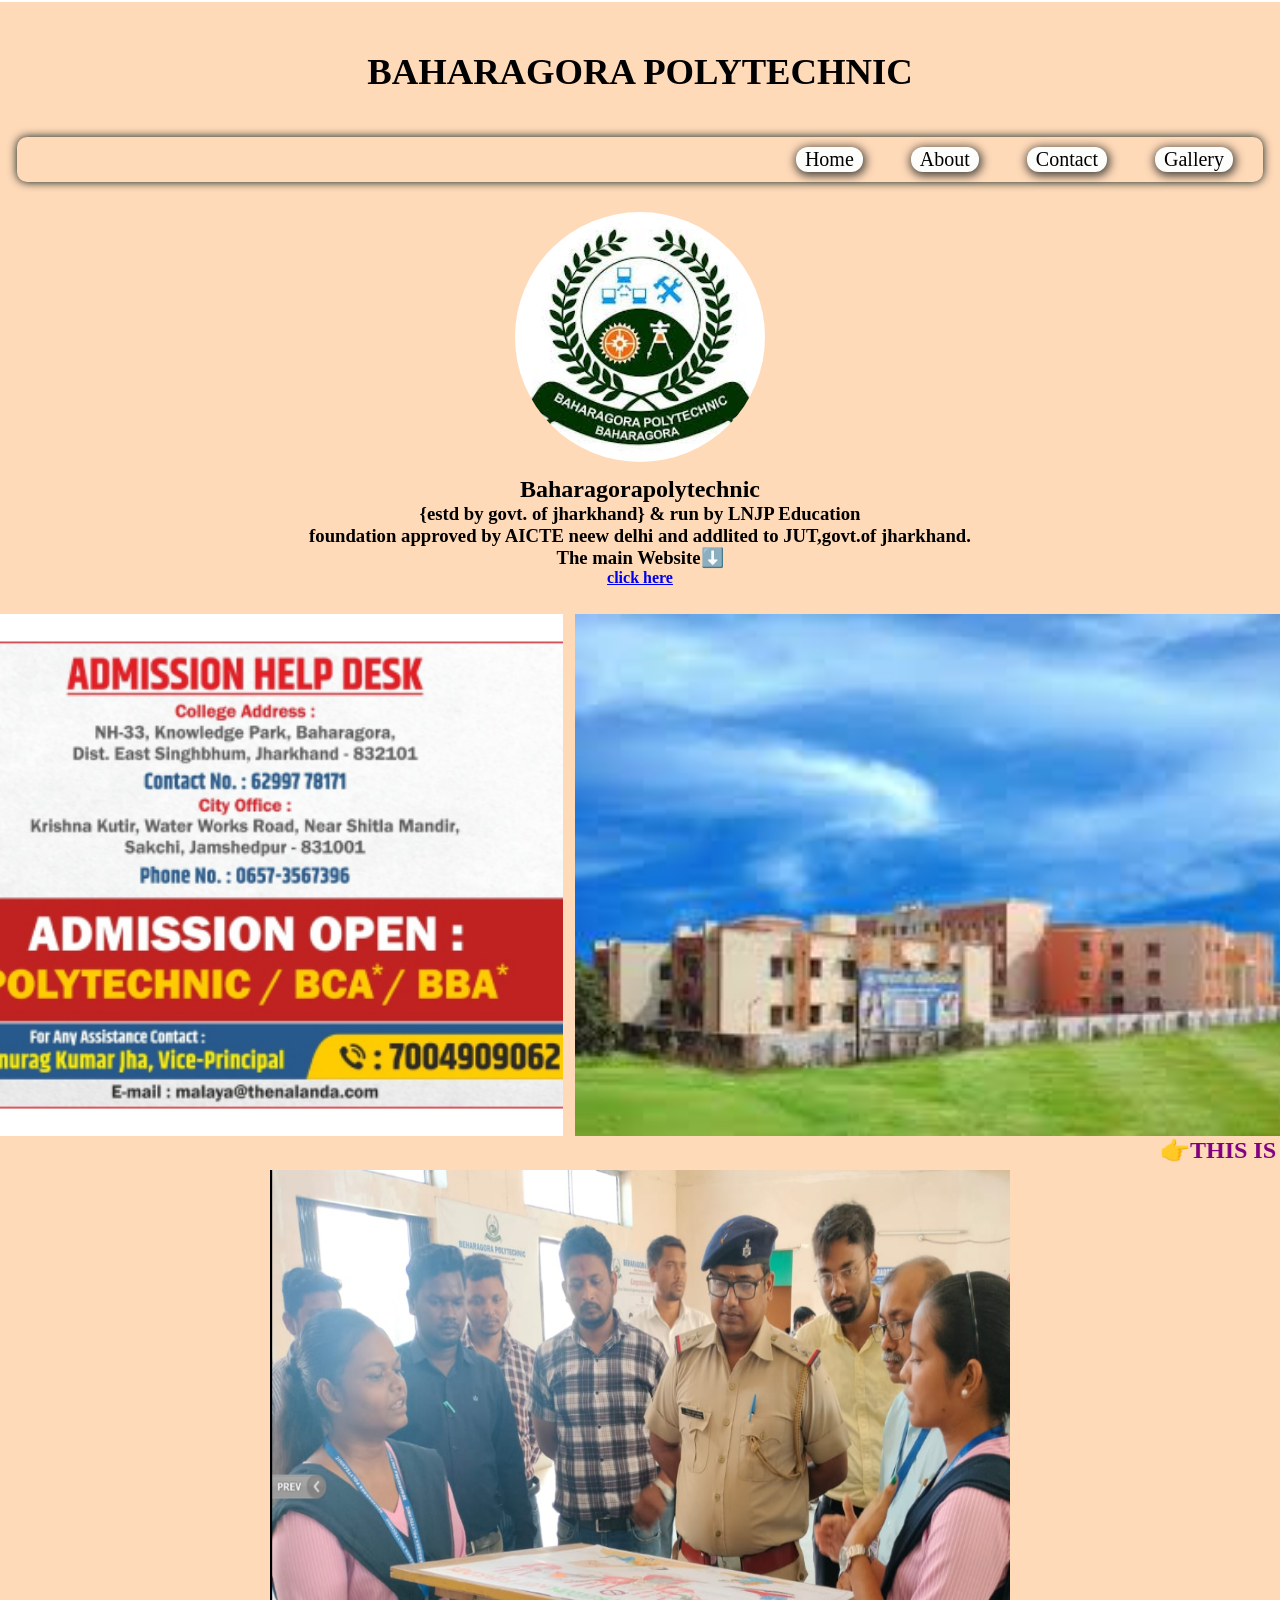
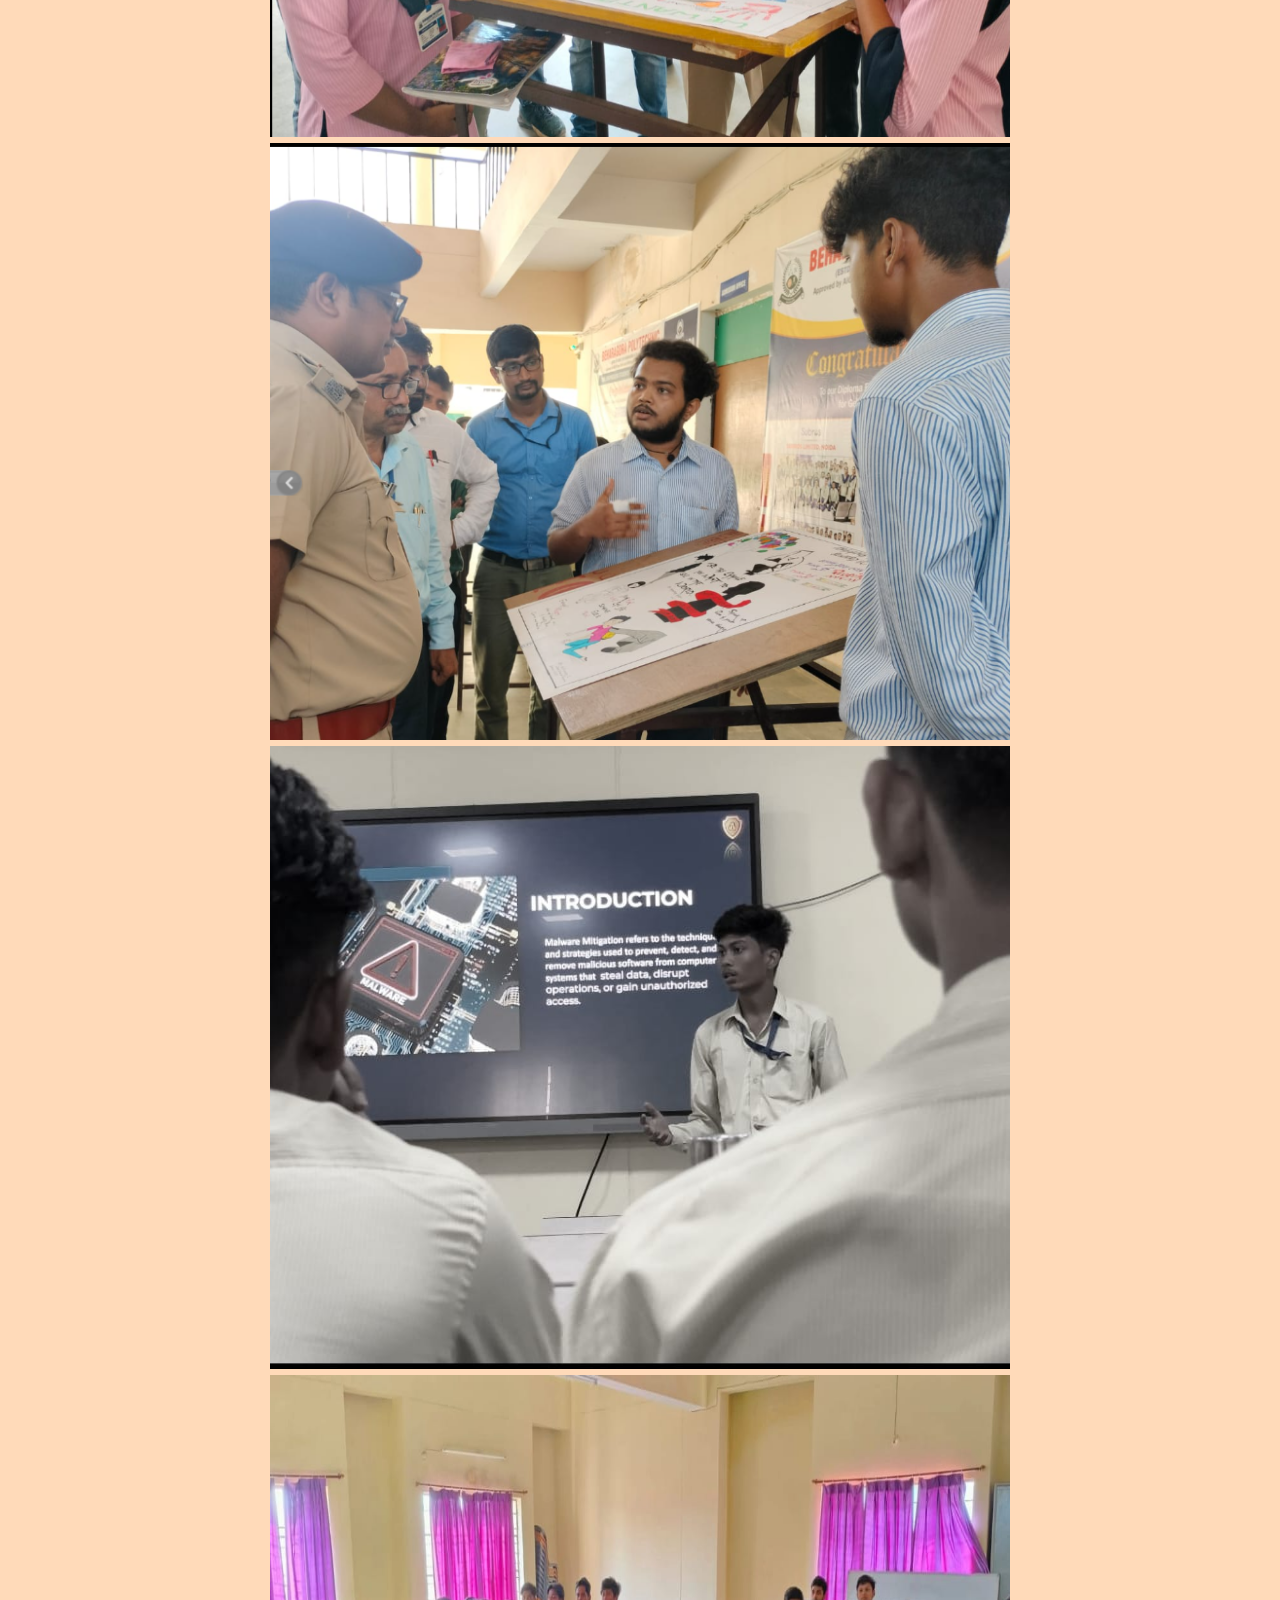
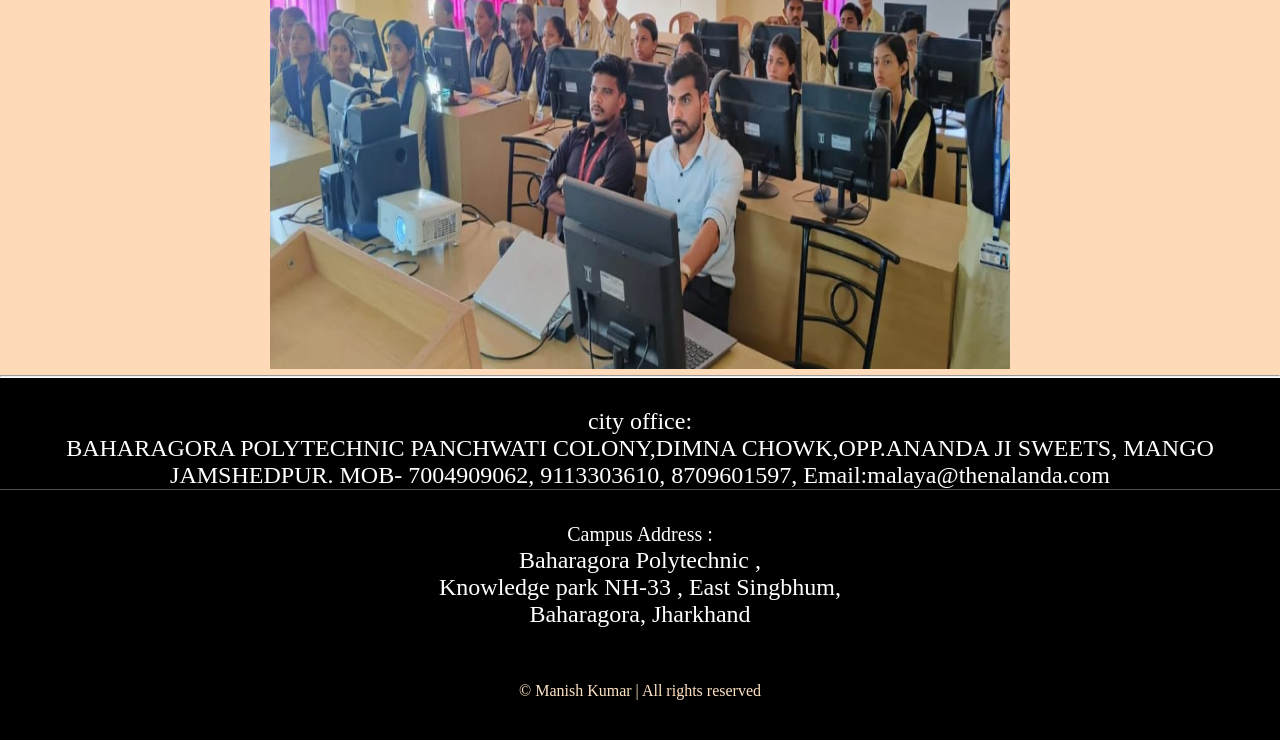
<file: index.html>
<!DOCTYPE html>
<html lang="en">

<head>
    <meta charset="UTF-8">
    <meta name="viewport" 
    content="width=device-width, initial-scale=1.0">
    <title>Baharagora polytechnic Website - Manish Kumar</title>
    <link rel="stylesheet" href="style.css">
</head>
<div class="body">

    <body>
        <h2 class="bahera"><small><b>BAHARAGORA POLYTECHNIC</b></small></h2>
        <div class="header">
            <a href="index.html" class="hea">Home</a>
            <a href="about.html" class="hea"> About</a>
            <a href="Contact" class="hea">Contact</a>
            <a href="Gallery" class="hea">Gallery</a>
        </div>
        </header>

        <center>
            <div class="imglog">
                <img src="baharagorapolytechnic.jpg" alt="Baharagora Polytechnic" class="log0">
            </div>


        </center>
        <p>
            <center>
                <h2>Baharagorapolytechnic</h2>
                <h3> {estd by govt. of jharkhand} & run by LNJP Education <div>foundation approved by AICTE neew delhi
                        and
                        addlited to
                        JUT,govt.of jharkhand.</div>
                    <h3>The main Website⬇️</h3>
                    <h4><a href="https://www.baharagorapolytechnic.org/" target="_blank">click here</a></h4>
                </h3>
            </center>
        </p>
        <div class="imgv">
            <img src="admission.jpg" class="img1" height="440" width="840">
            <img src="download.jpg" class="img3" height="440" width="800">
        </div>

        <center>
            <h2>
                <marquee>
                    <FONT color="purple">👉THIS IS THE CLONE OF BEHARAGORA POLYTECHNIC WEBSITE👈</FONT>
            </h2>

        </center>
    </body>
    </marquee>
    <img src="Screenshot 2024-12-04 213908.png" class="im" width="740">
    <img src="Screenshot 2024-12-04 213953.png" class="imm"height="440" width="740">
    <img src="img2.jpeg" class="img5" height="440" width="740">
    <img src="img1.jpeg" class="im2" width="740">
    <hr>
</div>
<div class="footer">

    
        <p>
            city office:<br>
            BAHARAGORA POLYTECHNIC PANCHWATI
            COLONY,DIMNA CHOWK,OPP.ANANDA JI SWEETS, MANGO JAMSHEDPUR. MOB- 7004909062, 9113303610, 8709601597,
            Email:malaya@thenalanda.com
        </p>
    
    <div>
        <p style="border-top: 1px solid #d6d5d561;
    padding-top: 30px;"><strong style="font-weight:normal;font-size:20px;">Campus Address :</strong><span
                style="display:block"></span> Baharagora Polytechnic ,<span style="display:block"></span> Knowledge park
            NH-33 ,
            East Singbhum, <span style="display:block"></span>Baharagora, Jharkhand</p> 
            <p class="last">&copy; Manish Kumar | All rights reserved</p>
    </div>
</div>



</body>

</html>
</file>
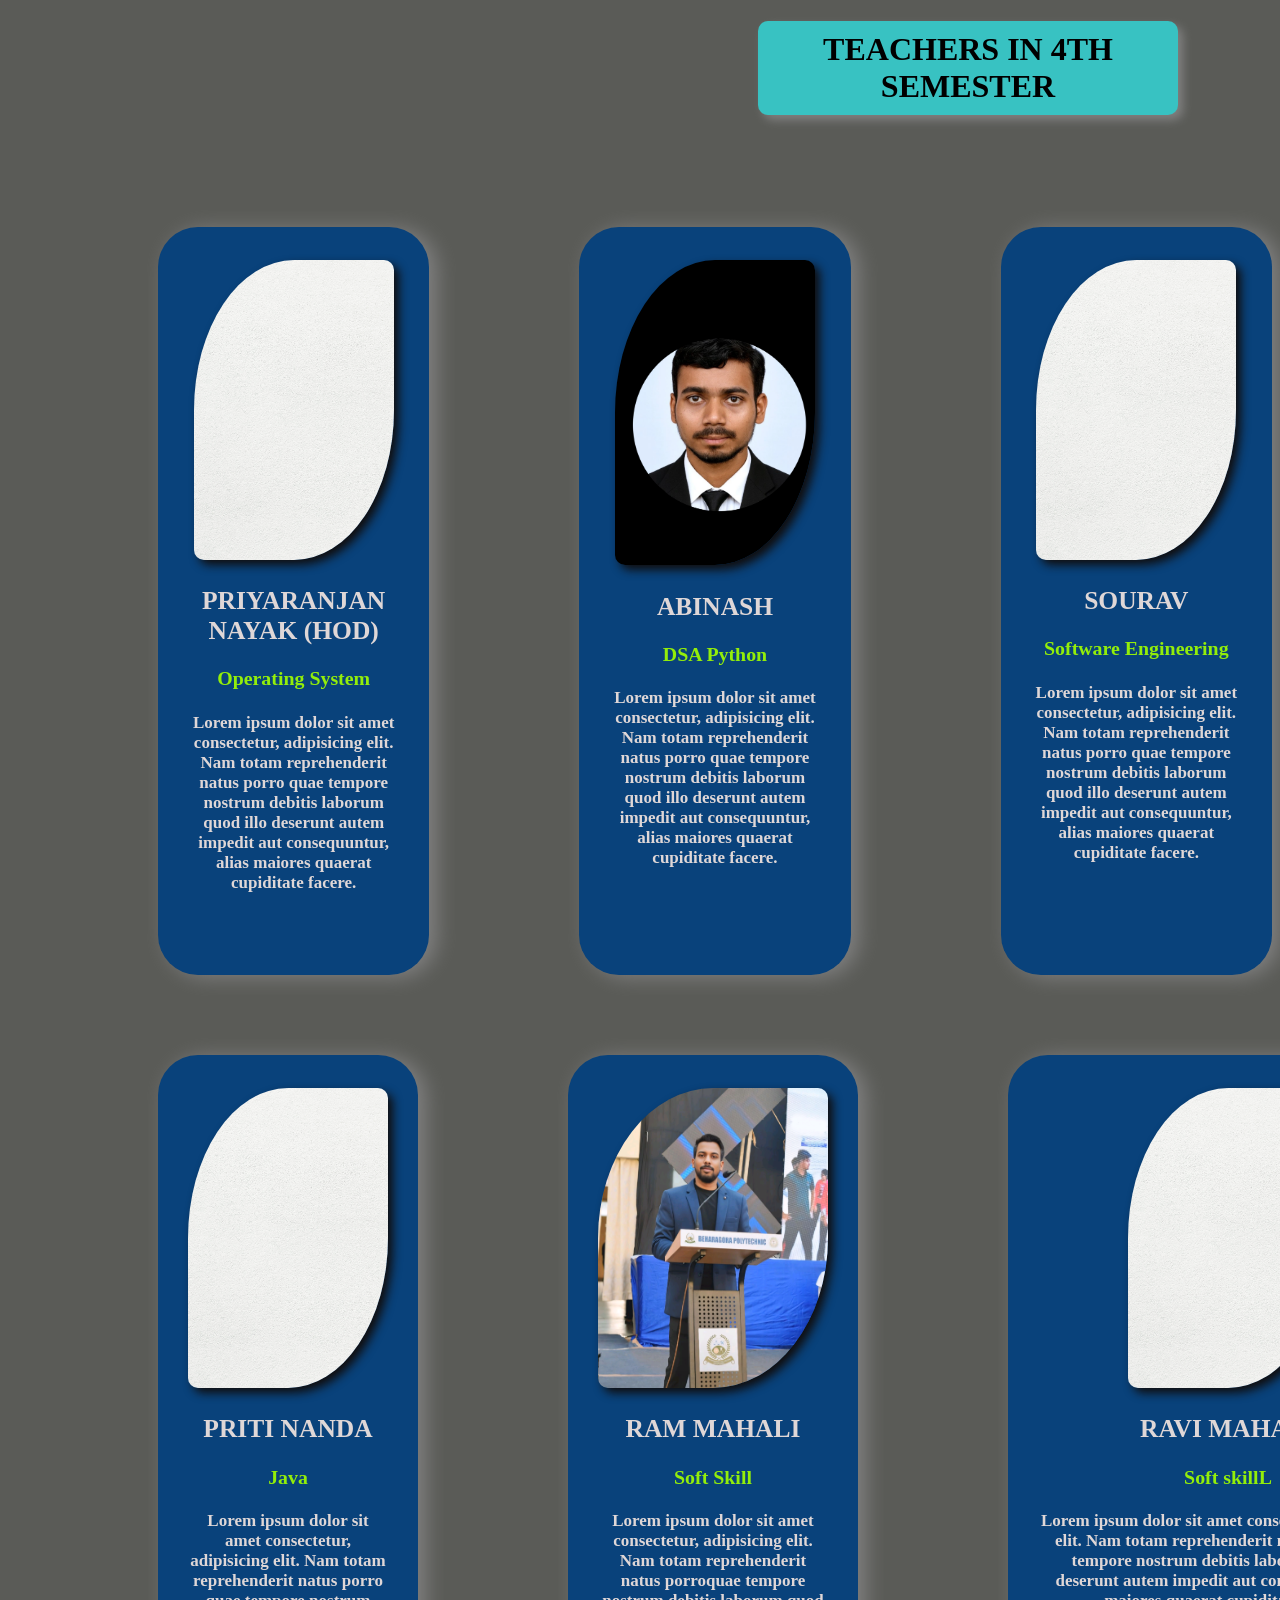
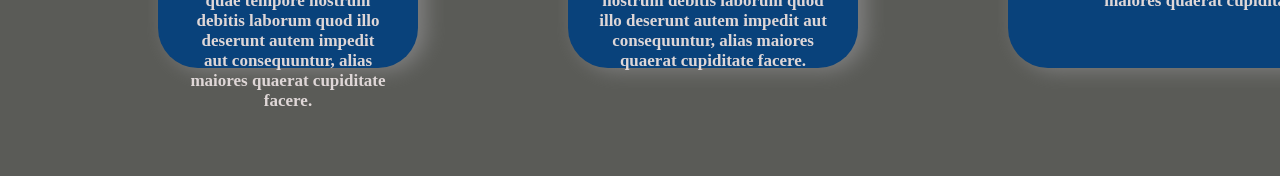
<file: about.html>
<!DOCTYPE html>
<html lang="en">

<head>
    <meta charset="UTF-8">
    <meta name="viewport" content="width=device-width, initial-scale=1.0">
    <title>About baharagora polytechnic college</title>
    <link rel="stylesheet" href="about.css">
</head>
<body class="body1">
    <header class="teacher">
        <h1> TEACHERS IN 4TH SEMESTER</h1>
        <div class="nav">
            <div class="teachers priya">
                <img src="whiteback.jpeg" alt="ist teacher" class="pic">
                <h2>PRIYARANJAN NAYAK (HOD)</h2>
                <h3>Operating System</h3>
                <H4>Lorem ipsum dolor sit amet consectetur, adipisicing elit. Nam totam reprehenderit natus porro quae
                    tempore nostrum debitis laborum quod illo deserunt autem impedit aut consequuntur, alias maiores
                    quaerat
                    cupiditate facere.</H4>
            </div>

            <div class="teachers">
                <img src="abinash.png" alt="2nd teacher " class="pic"></img>
                <h2>ABINASH</h2>
                <h3>DSA Python</h3>
                <H4>Lorem ipsum dolor sit amet consectetur, adipisicing elit. Nam totam reprehenderit natus porro quae
                    tempore nostrum debitis laborum quod illo deserunt autem impedit aut consequuntur, alias maiores
                    quaerat
                    cupiditate facere.</H4>
            </div>

            <div class="teachers">
                <img src="whiteback.jpeg" alt="3rd teacher" class="pic"></img>
                <h2>SOURAV</h2>
                <h3>Software Engineering</h3>
                <H4>Lorem ipsum dolor sit amet consectetur, adipisicing elit. Nam totam reprehenderit natus porro quae
                    tempore nostrum debitis laborum quod illo deserunt autem impedit aut consequuntur, alias maiores
                    quaerat
                    cupiditate facere.</H4>
            </div>
        </div>
        <div class="nav">
            <div class="teachers1">
                <img src="whiteback.jpeg" alt="4th teacher" class="pic">
                <h2>PRITI NANDA</h2>
                <h3>Java</h3>
                <H4>Lorem ipsum dolor sit amet consectetur, adipisicing elit. Nam totam reprehenderit natus porro quae
                    tempore nostrum debitis laborum quod illo deserunt autem impedit aut consequuntur, alias maiores
                    quaerat
                    cupiditate facere.</H4>
            </div>


            <div class="teachers1">
                <img src="Ramsir.png" alt="5th teacher" class="pic picr">
                <h2>RAM MAHALI</h2>
                <h3>Soft Skill</h3>
                <H4>Lorem ipsum dolor sit amet consectetur, adipisicing elit. Nam totam reprehenderit natus porroquae
                    tempore nostrum debitis laborum quod illo deserunt autem impedit aut consequuntur, alias maiores
                    quaerat
                    cupiditate facere.</H4>
            </div>

            <div>
                <div class="teachers1">
                    <img src="whiteback.jpeg" alt="6th teacher" class="pic">
                    <h2>RAVI MAHALI</h2>
                    <h3>Soft skillL</h3>
                    <H4>Lorem ipsum dolor sit amet consectetur, adipisicing elit. Nam totam reprehenderit natus porro
                        quae
                        tempore nostrum debitis laborum quod illo deserunt autem impedit aut consequuntur, alias maiores
                        quaerat
                        cupiditate facere.</H4>
                </div>
            </div>
        </div>
    </header>
</body>

</html>
</file>
<file: style.css>
* {
    margin: 0;
    padding: 0;
    block-size: auto;


}

.imgv {
    display: flex;
    justify-content: center;
    align-items: center;
    margin: 0 auto;
    gap: 1%;
    margin-top: 3vh;
}

.img1 {
    height: 58vh;
}

.im {
    height: 63vh;

}

.im2 {
    height: 66vh;


}

.img3 {
    height: 58vh;
}

.header {
    margin: 0 auto;
    margin-bottom: 30px;
    margin-top: 3vh;
    width: 95%;
    height: 5vh;
    border: px solid black;
    background-color: peachpuff;
    display: flex;
    justify-content: right;
    align-items: center;
    padding-right: 30px;
    box-shadow: 0px 0px 10px 0px rgb(0, 24, 24);



    border-radius: 10px;
    gap: 3rem;
}

.hea {
    text-decoration: none;
    color: black;
    font-size: 20px;
    background-color: rgb(253, 253, 252);
    border-radius: 12px;
    padding: 1px 9px;
    box-shadow: rgb(74, 70, 63) 1px 2px 10px 2px;


}

.last {
    margin-top: 6vh;
    font-size: medium;
    color: bisque;

}

.hea:hover {
    background: rgb(194, 229, 97);
}





@media (max-width: 500px) {

    div {
        flex-wrap: wrap;
        margin-top: 3vh;

    }

    .header {
        justify-content: center;
        width: 90%;
        margin-bottom: 33px;

    }

    .im {
        height: 50vh;
        width: 100%;
    }

    .img1 {
        height: 50vh;
        width: 99%;
        margin-bottom: 10px;
    }

    .img3 {
        width: 99%;
    }

    .img5 {
        width: 100%;
    }

    .im2 {
        width: 99%;
        height: 40vh;
    }

    .imm {
        width: 100%;
    }

    .hea {
        text-align: center;
        width: 49px;
        height: 14px;
        
        padding: 1px 10px 7px;
        font-size: 14px;
        margin-bottom: 10px;
        margin-top: 7px;
        margin-left: 3px;
        margin-right: -19px;
        border-radius: 9px;

    }

    .hea:hover {
        background: cyan;
    }


    .last {
        margin-top: 6vh;
        font-size: medium;
        color: bisque;

    }

    .bahera {
        width: 90%;
        font-size: 22px !important;
        margin-bottom: 30px;
        color: rgb(255, 62, 3);
        border: 4px solid black;
        box-shadow: 4px 4px 10px 0px rgb(9, 230, 230);
        box-sizing: border-box;
        border-radius: 10px;
        margin-left: 5%;




    }




    body {
        width: 100%;
        text-align: center;
        margin: auto;

    }




}

.bahera {
    text-align: center;
    font-size: 44px;
    padding: 15px;
    margin-bottom: 10px;


}

.imglog {
    margin: 10px;


}

.log0 {
    width: 250px;
    height: 250px;
    border-radius: 50%;
}

.footer {
    border: black;
    background-color: black;
    color: white;
    text-align: center;
    font-size: x-large;
    padding-bottom: 40px;
    padding-top: 30px;
    margin-top: 1px;
}

.body {
    background-color: peachpuff;
    padding-top: 27px;
    margin-top: 2px;

}
</file>
<file: about.css>
.body1 {
    background-color: rgb(90, 91, 87);

}

.teacher h1 {
    text-align: center;
    border-radius: 10px;
    padding: 10px;
    width: 400px;
    margin-left: 750px;
    background-color: rgb(56, 194, 194);
    box-shadow: 5px 5px 10px gray;
}

.pic {
    width: 200px;
    justify-content: center;
    margin-top: 30px;
    border-radius: 50% 10px;
    box-shadow: 5px 5px 10px rgb(17, 14, 14);

}

.picr {
    height: 300px;
    width: 230px;
}

.teachers {
    justify-content: center;
    text-align: center;
    margin-left: 150px;
    padding: 3px 30px 60px;
    background-color: rgb(9, 66, 123);
    width: 380px;
    color: rgb(223, 215, 215);
    box-shadow: 8px 2px 20px gray;
    margin-top: 90px;
    font-size: 17px;
    border-radius: 40px;


}

.teachers:hover {
    transform: scale(1.08);
    box-shadow: 10px 10px 20px rgb(190, 95, 95);
}

.teachers h3 {
    color: rgb(147, 238, 10);
    margin-top: 10px;
    margin-bottom: 10px;
}

.teachers1 {
    text-align: center;
    margin-left: 150px;
    padding: 3px 30px 150px;
    background-color: rgb(9, 66, 123);
    color: rgb(223, 215, 215);

    width: 380px;
    height: 460px;
    box-shadow: 8px 2px 20px gray;
    margin-top: 80px;
    font-size: 17px;
    border-radius: 40px;
    margin-bottom: 100px;
}

.teachers1 h3 {
    color: rgb(147, 238, 10);
    margin-top: 10px;
    margin-bottom: 10px;
}

.teachers1:hover {
    transform: scale(1.08);
    box-shadow: 10px 10px 20px rgb(190, 95, 95);
}

.nav {
    display: flex;
}

@media (max-width: 500px){
    * .teacher h1 {
        width: 90%;
        padding: 12px 20px 10px;
        margin-left: 13px;
        margin:20px auto;
        font-size: 20px;

    }

    .nav{
        flex-direction: column;
    }

    .teachers,
    .teachers1{
        width: 90%;
        height: auto;
        margin: 20px 0;
        padding: 20px;
        border-radius: 25px;
    }

    .pic{
        width: 140px;
        height: 140px;
        object-fit: cover;
    }

    .picr{
        width: 160px;
        height: 200px;
    }

    .teachers h2,
    .teachers1 h2{
        font-size: 20px;
        margin-top: 10px;
    }

    .teachers h3,
    .teachers1 h3{
        font-size: 16px;
    }

    .teachers h4,
    .teachers1 h4{
        font-size: 14px;
        line-height: 1.5;
    }
}
</file>
